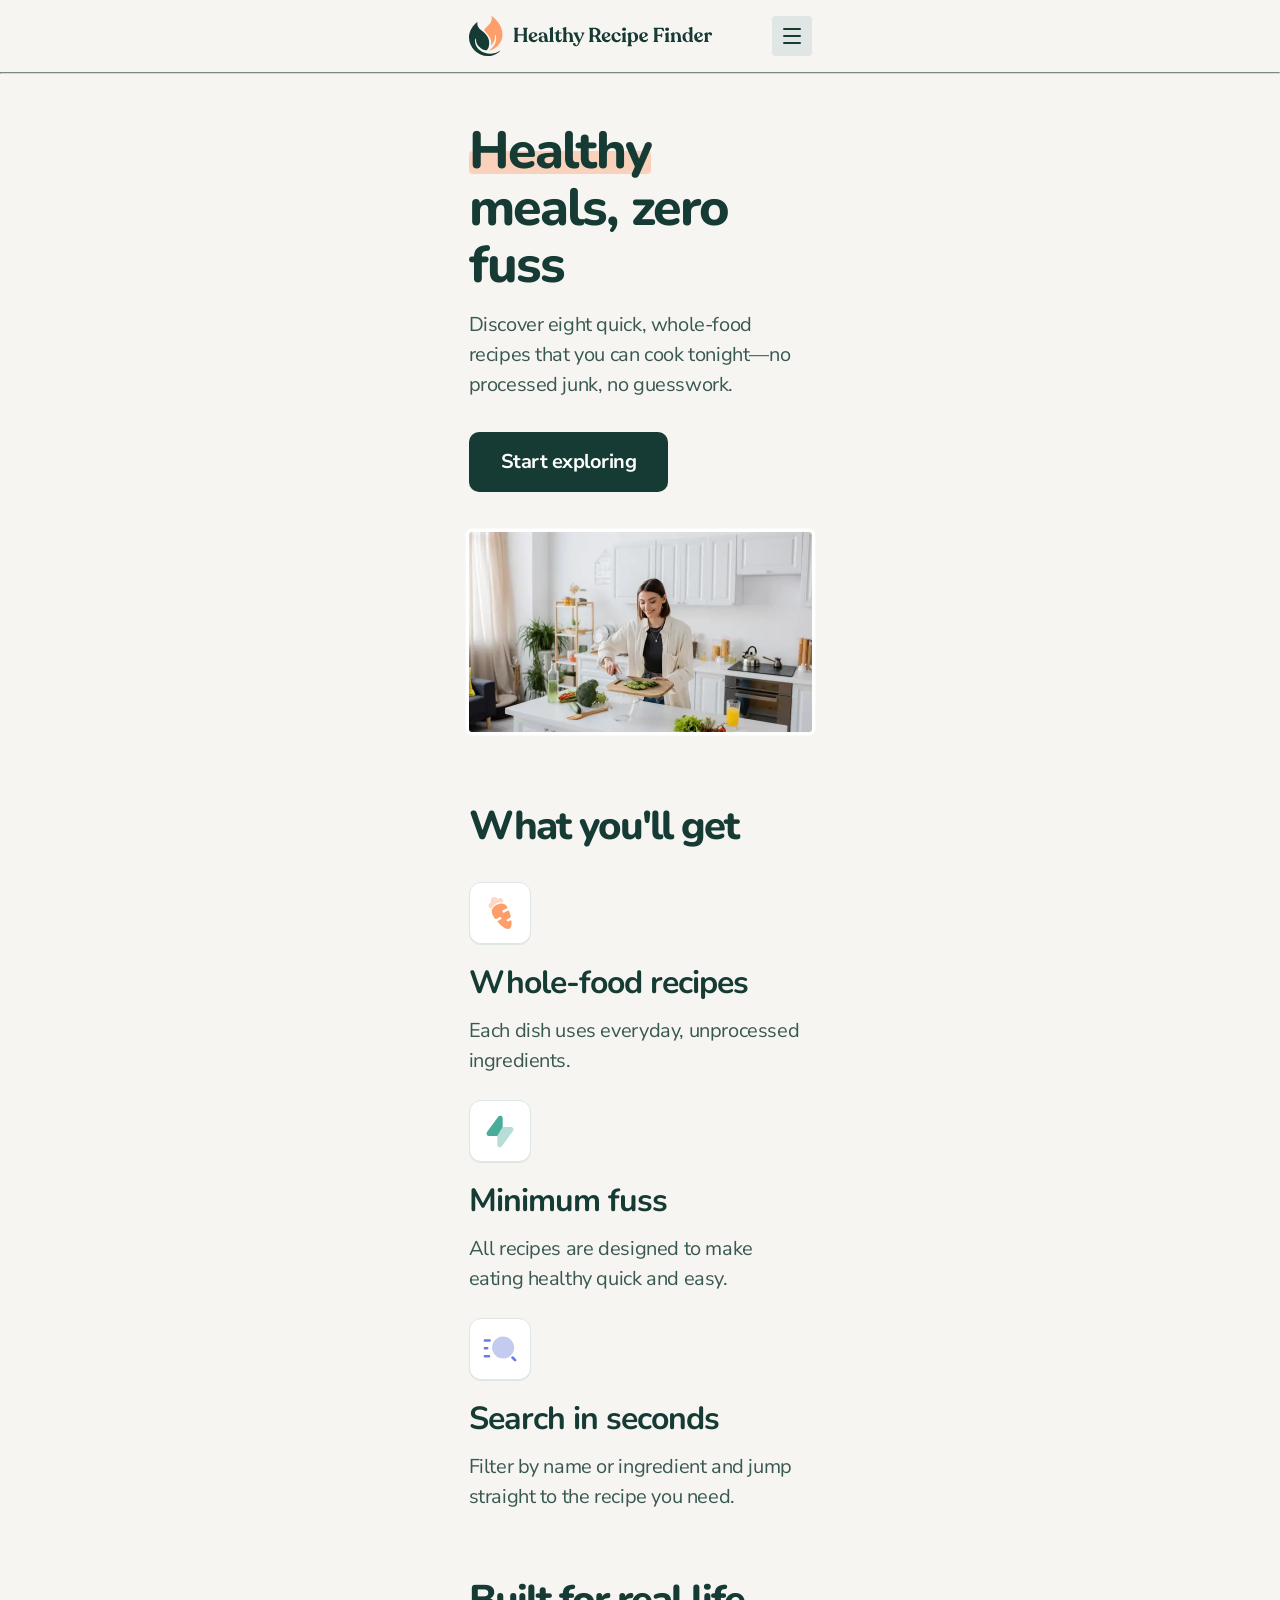
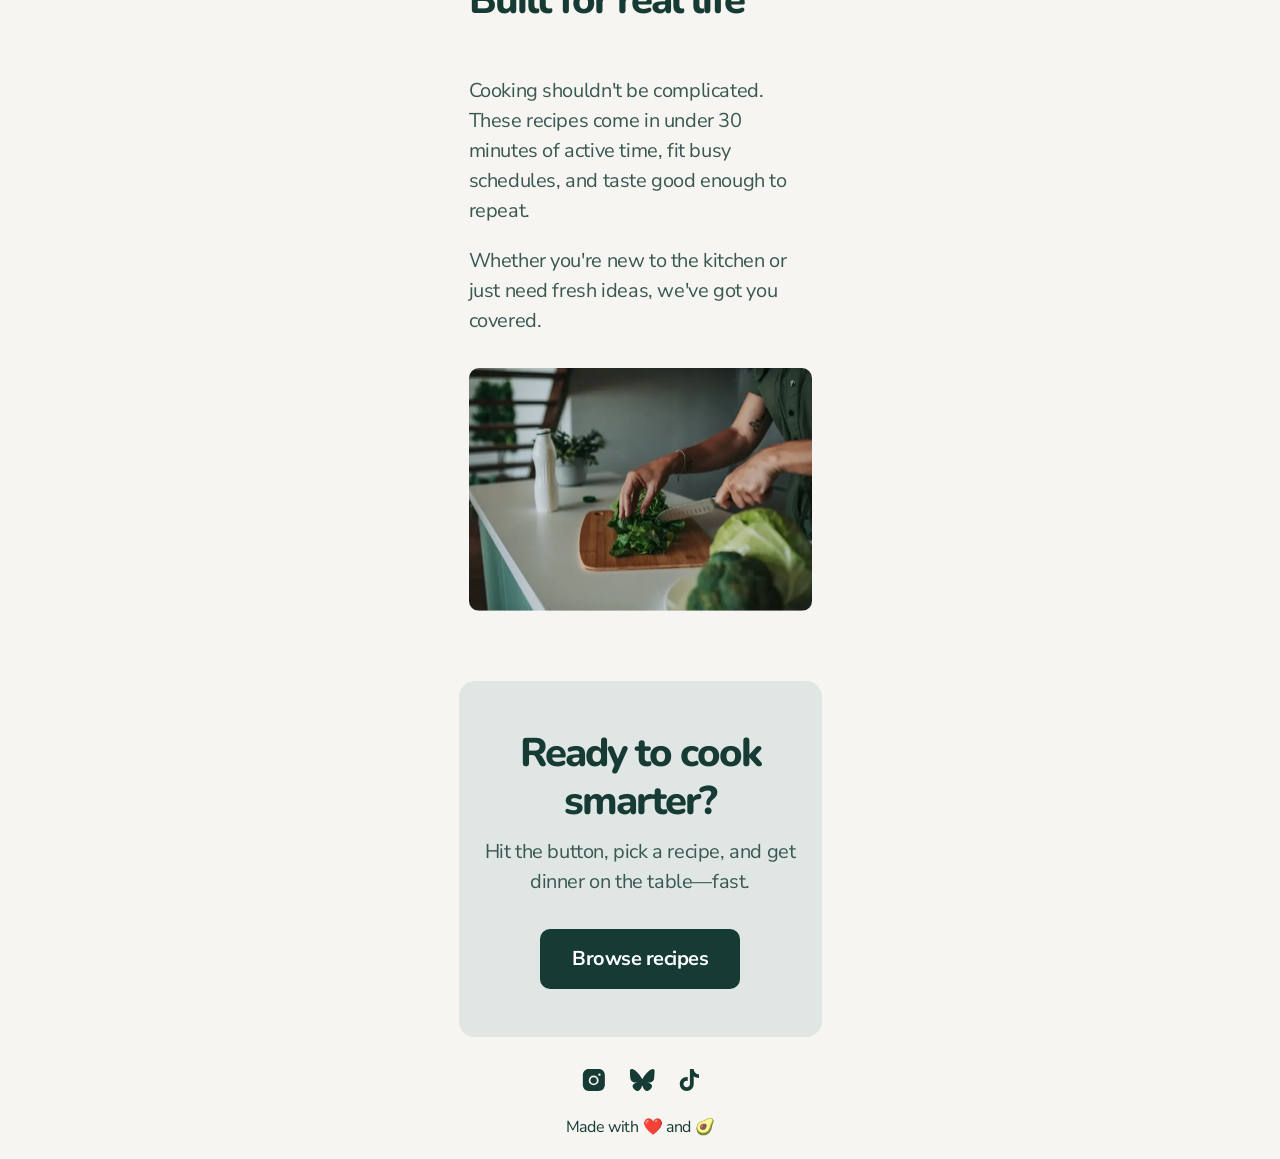
<file: index.html>
<!DOCTYPE html>
<html lang="en">

<head>
  <meta charset="UTF-8">
  <meta name="viewport" content="width=device-width, initial-scale=1.0">

  <link rel="icon" type="image/png" sizes="32x32" href="./assets/images/favicon-32x32.png">

<link rel="preconnect" href="https://fonts.googleapis.com">
<link rel="preconnect" href="https://fonts.gstatic.com" crossorigin>
<link href="https://fonts.googleapis.com/css2?family=Nunito+Sans:ital,opsz,wght@0,6..12,200..1000;1,6..12,200..1000&family=Nunito:ital,wght@0,200..1000;1,200..1000&display=swap" rel="stylesheet">

<link rel="stylesheet" href="./css/styles.css">

  <title>Frontend Mentor | Recipe finder website</title>
</head>

<body class="nunito-sans home-page">

  <!-- #region header -->
  <header class="container">
    <img src="./assets/images/logo.svg" alt="">
    <button>
      <img src="./assets/images/icon-hamburger-menu.svg" alt="">
    </button>
  </header>
  <!-- endregion -->
<hr>
  <!-- #region main -->
  <main>

    <section class="container hero">
      <div>
        <h1 class="nunito"><span>Healthy</span> meals, zero fuss</h1>

        <p>
          Discover eight quick, whole-food recipes that you can cook
          tonight—no processed junk, no guesswork.
        </p>

        <a class="btn" href="./recipes.html#all-recipes">Start exploring</a>
      </div>
      <img src="./assets/images/image-home-hero-small.webp" alt="Дівчина , яка готує на кухні з дерев'яною стільницею" width="343" height="200">
    </section>
    <section class="container features">

      <h2 class="nunito">What you'll get</h2>
      <ul>
        <li>
          <h3 class="nunito">Whole-food recipes</h3>
          <p>Each dish uses everyday, unprocessed ingredients.</p>
        </li>

        <li>
          <h3 class="nunito">Minimum fuss</h3>
          <p>All recipes are designed to make eating healthy quick and easy.</p>
        </li>

        <li>
          <h3 class="nunito">Search in seconds</h3>
          <p>Filter by name or ingredient and jump straight to the recipe you need.</p>
        </li>

      </ul>
    </section>

    <section class="container built">
      <div>
        <h2 class="nunito">Built for real life</h2>

        <p>
          Cooking shouldn't be complicated. These recipes come in under
          <span>30 minutes</span> of active time, fit busy schedules, and taste good
          enough to repeat.
        </p>

        <p>
          Whether you're new to the kitchen or just need fresh ideas,
          we've got you covered.
        </p>
      </div>
      <img src="./assets/images/image-home-real-life-small.webp" alt="" width="343" height="243">
    </section>

    <section class="container ready">
      <div>
        <h2 class="nunito">Ready to cook smarter?</h2>
  
        <p>Hit the button, pick a recipe, and get dinner on the table—fast.</p>
      </div>

      <a class="btn" href="./recipes.html#all-recipes">Browse recipes</a>
    </section>
  </main>
  <!-- endregion -->

  <!-- #region footer -->
  <footer class="container">
    <ul>
      <li><a href=""><img src="./assets/images/icon-instagram.svg" alt=""></a></li>
      <li><a href=""><img src="./assets/images/icon-bluesky.svg" alt=""></a></li>
      <li><a href=""><img src="./assets/images/icon-tiktok.svg" alt=""></a></li>
    </ul>
    <p>Made with ❤️ and 🥑</p>
  </footer>
  <!-- endregion -->
</body>

</html>
</file>
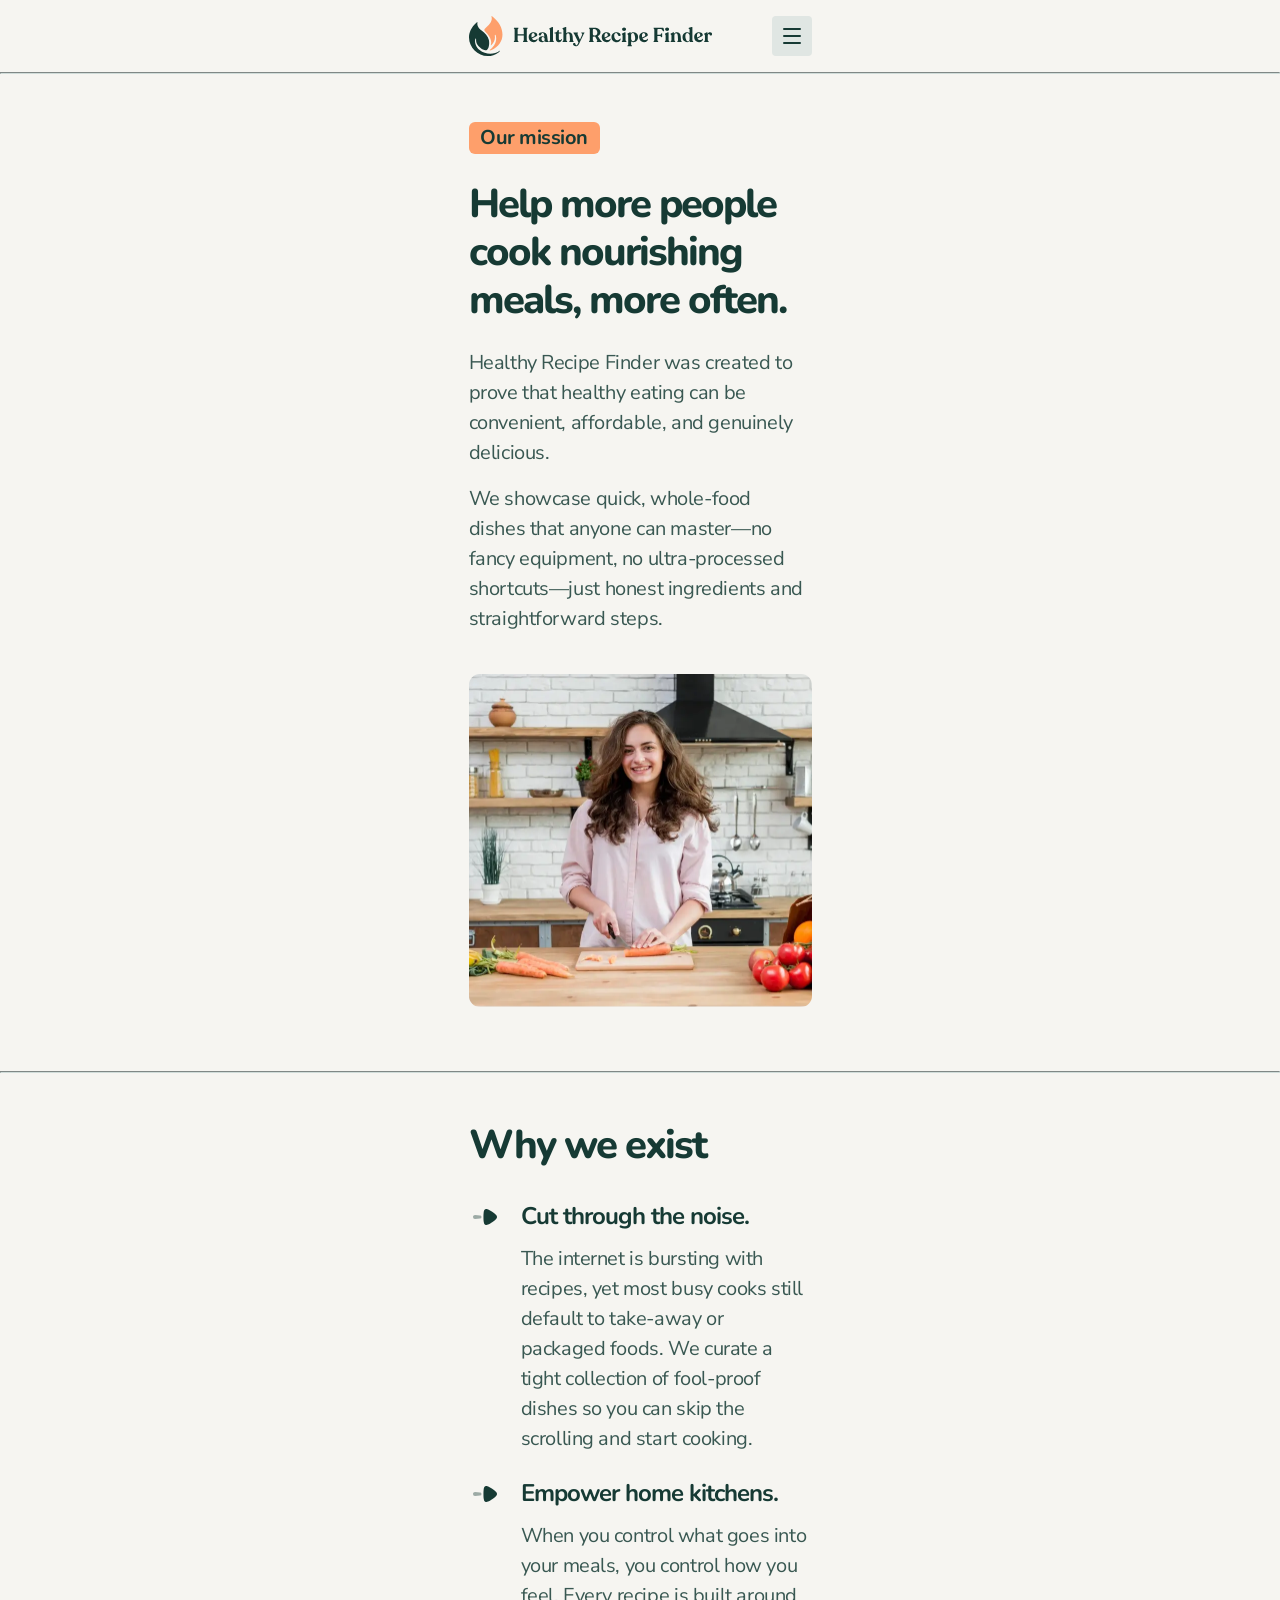
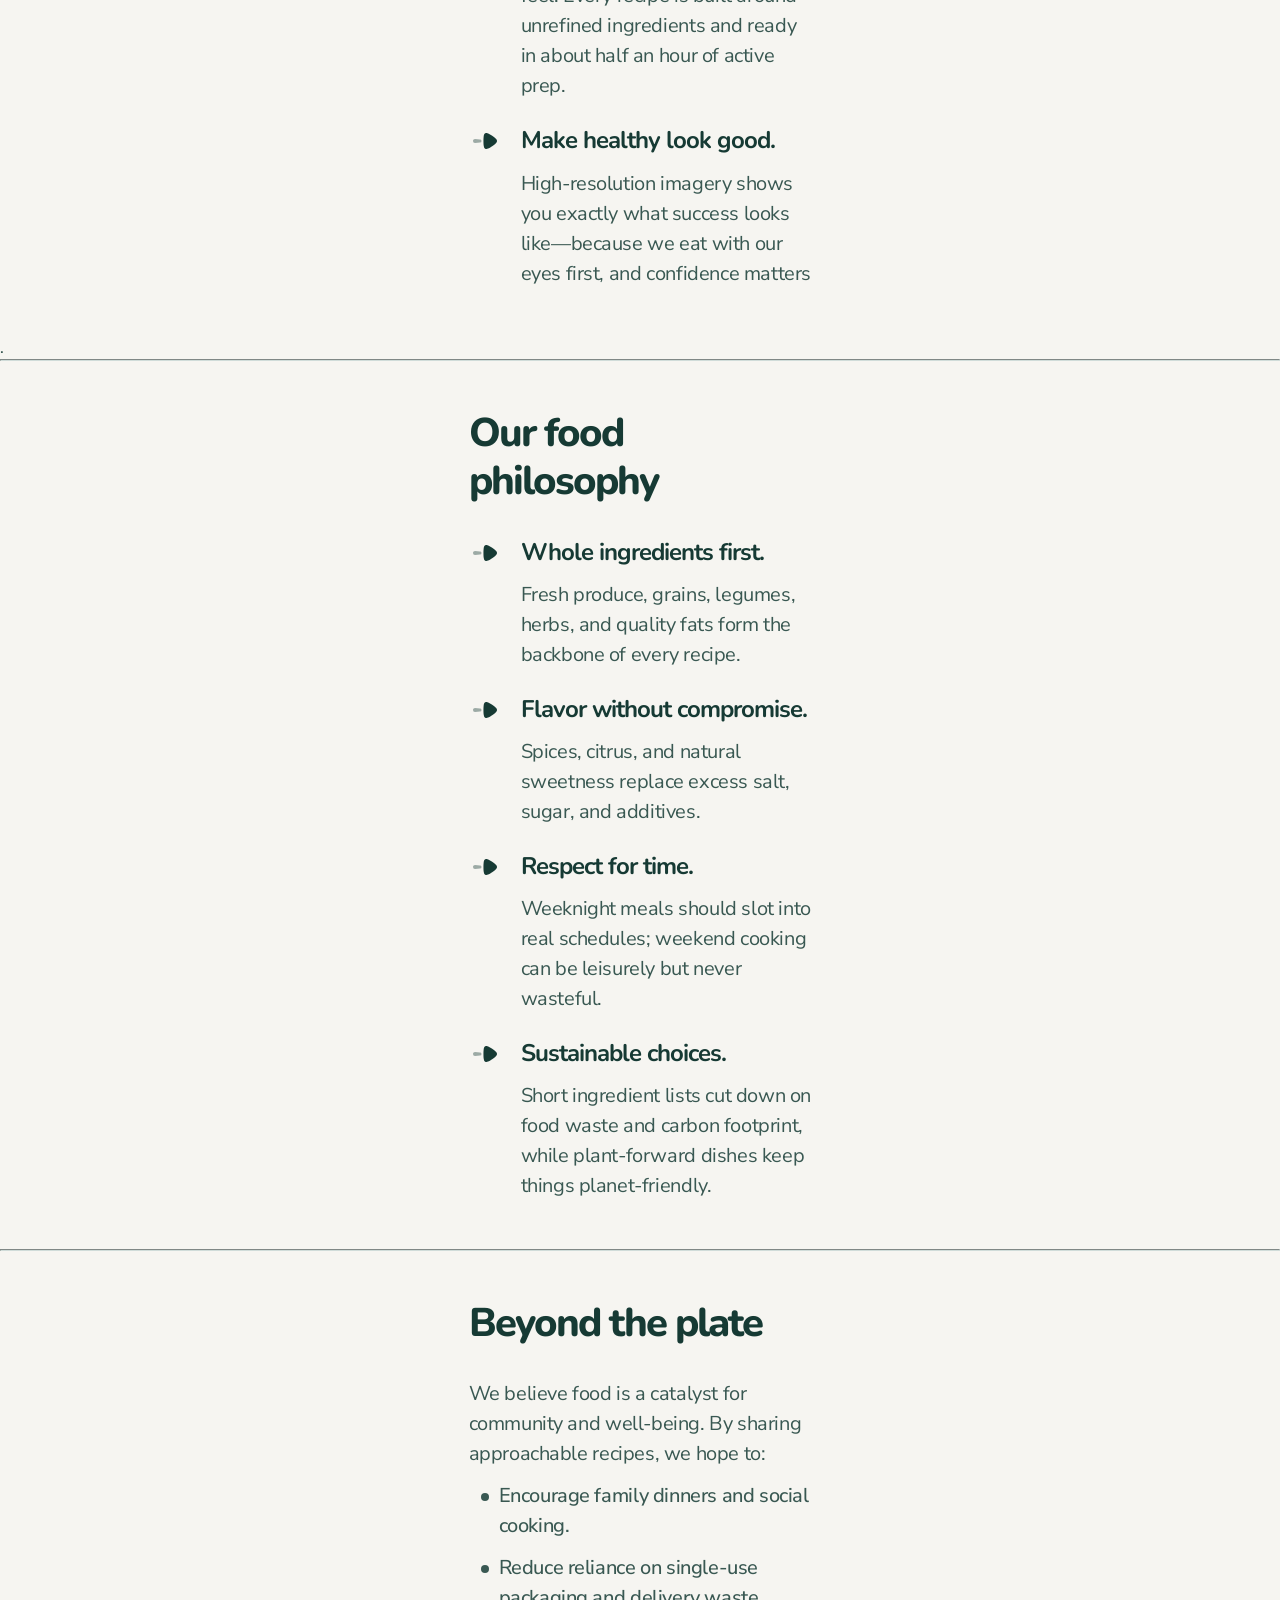
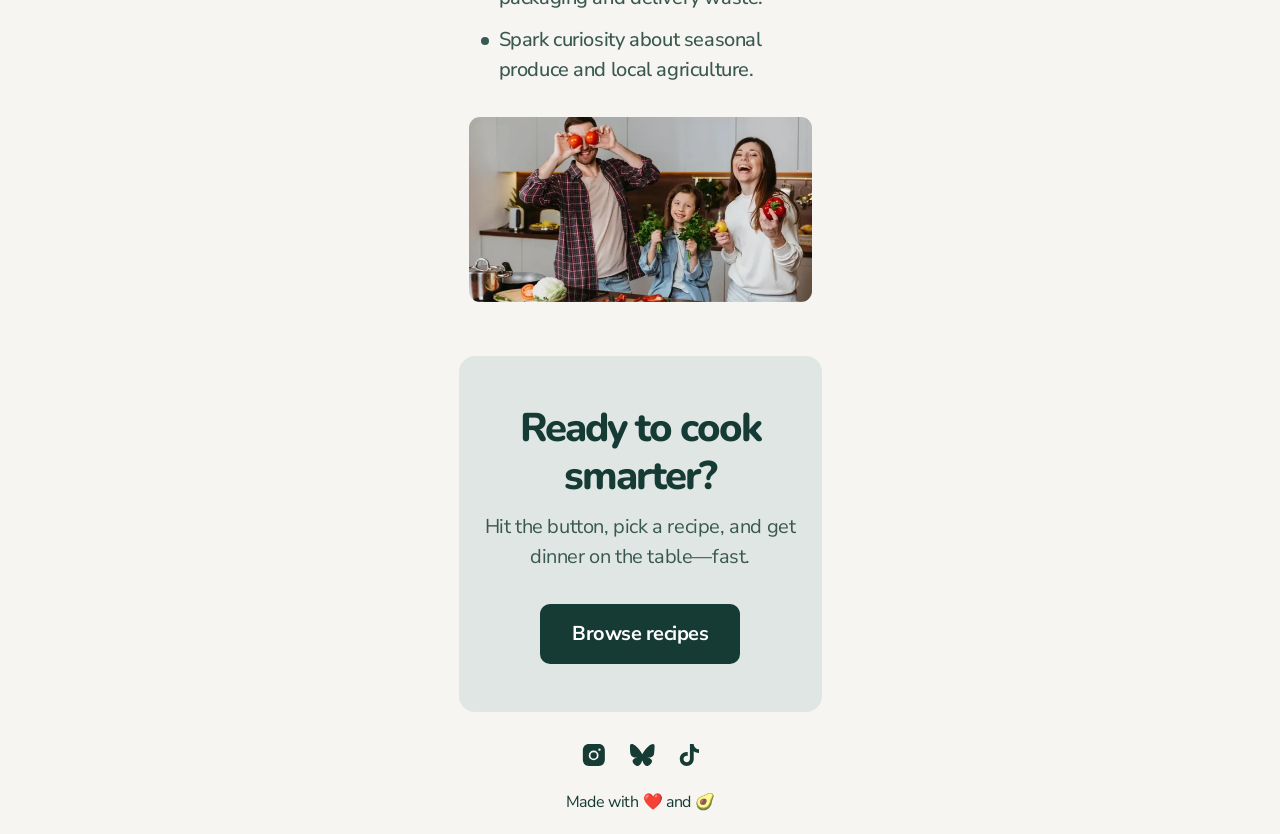
<file: about.html>
<!DOCTYPE html>
<html lang="en">

<head>
  <meta charset="UTF-8">
  <meta name="viewport" content="width=device-width, initial-scale=1.0">

  <link rel="icon" type="image/png" sizes="32x32" href="./assets/images/favicon-32x32.png">

  <link rel="preconnect" href="https://fonts.googleapis.com">
  <link rel="preconnect" href="https://fonts.gstatic.com" crossorigin>
  <link
    href="https://fonts.googleapis.com/css2?family=Nunito+Sans:ital,opsz,wght@0,6..12,200..1000;1,6..12,200..1000&family=Nunito:ital,wght@0,200..1000;1,200..1000&display=swap"
    rel="stylesheet">
  <link rel="stylesheet" href="./css/styles.css">

  <title>Frontend Mentor | Recipe finder website</title>
</head>

<body class="nunito-sans about-page">
  <!-- #region header -->
  <header class="container">
    <img src="./assets/images/logo.svg" alt="">
    <button>
      <img src="./assets/images/icon-hamburger-menu.svg" alt="">
    </button>
  </header>
  <!-- endregion -->
  <hr>
  <!-- #region main -->
  <main>

    <section class="container hero">
      <div>
        <hgroup>
          <h1 class="nunito">Our mission</h1>

          <p class="nunito">Help more people cook nourishing meals, more often.</p>
        </hgroup>

        <p>
          Healthy Recipe Finder was created to prove that healthy
          eating can be convenient, affordable, and genuinely delicious.

        </p>
        <p>
          We showcase quick, whole-food dishes that anyone can master—no
          fancy equipment, no ultra-processed shortcuts—just honest
          ingredients and straightforward steps.
        </p>
      </div>
      <img src="./assets/images/image-about-our-mission-small.webp"
        alt="Дівчина , яка готує на кухні з дерев'яною стільницею" width="343" height="333">
    </section>
    <hr>
    <section class="container why list">
      <h2 class="nunito">Why we exist</h2>

      <ul>
        <li>
          <h3 class="nunito">Cut through the noise.</h3>
          <p>
            The internet is bursting with recipes, yet most busy cooks
            still default to take-away or packaged foods. We curate a
            tight collection of fool-proof dishes so you can skip the
            scrolling and start cooking.
          </p>
        </li>

        <li>
          <h3 class="nunito">Empower home kitchens.</h3>
          <p>
            When you control what goes into your meals, you control how
            you feel. Every recipe is built around unrefined ingredients
            and ready in about half an hour of active prep.
          </p>
        </li>

        <li>
          <h3 class="nunito">Make healthy look good.</h3>
          <p>
            High-resolution imagery shows you exactly what success looks
            like—because we eat with our eyes first, and confidence matters
          </p>
        </li>
      </ul>
    </section>.
    <hr>
    <section class="container our list">
      <h2 class="nunito">Our food philosophy</h2>

      <ul>
        <li>
          <h3 class="nunito">Whole ingredients first.</h3>
          <p>
            Fresh produce, grains, legumes, herbs, and quality fats form the
            backbone of every recipe.
          </p>
        </li>

        <li>
          <h3 class="nunito">Flavor without compromise.</h3>
          <p>
            Spices, citrus, and natural sweetness replace excess salt, sugar,
            and additives.
          </p>
        </li>

        <li>
          <h3 class="nunito">Respect for time.</h3>
          <p>
            Weeknight meals should slot into real schedules; weekend cooking
            can be leisurely but never wasteful.
          </p>
        </li>

        <li>
          <h3 class="nunito">Sustainable choices.</h3>
          <p>
            Short ingredient lists cut down on food waste and carbon footprint,
            while plant-forward dishes keep things planet-friendly.
          </p>
        </li>
      </ul>
    </section>
    <hr>
    <section class="container beyond">
      <div>
        <h2 class="nunito">Beyond the plate</h2>
  
        <p>
          We believe food is a catalyst for community and well-being.
          By sharing approachable recipes, we hope to:
        </p>
  
        <ul>
          <li>Encourage family dinners and social cooking.</li>
          <li>Reduce reliance on single-use packaging and delivery waste.</li>
          <li>Spark curiosity about seasonal produce and local agriculture.</li>
        </ul>
      </div>
      <img src="./assets/images/image-about-beyond-the-plate-small.webp" alt="Родина з двох дорослих і дитини емоційно танцюють з овочами" width="343">
    </section>

    <section class="container ready">
      <div>
        <h2 class="nunito">Ready to cook smarter?</h2>

        <p>Hit the button, pick a recipe, and get dinner on the table—fast.</p>
      </div>

      <a class="btn" href="./recipes.html#all-recipes">Browse recipes</a>
    </section>
  </main>
  <!-- endregion -->

  <!-- #region footer -->
  <footer class="container">
    <ul>
      <li><a href=""><img src="./assets/images/icon-instagram.svg" alt=""></a></li>
      <li><a href=""><img src="./assets/images/icon-bluesky.svg" alt=""></a></li>
      <li><a href=""><img src="./assets/images/icon-tiktok.svg" alt=""></a></li>
    </ul>
    <p>Made with ❤️ and 🥑</p>
  </footer>
  <!-- endregion -->
</body>

</html>
</file>
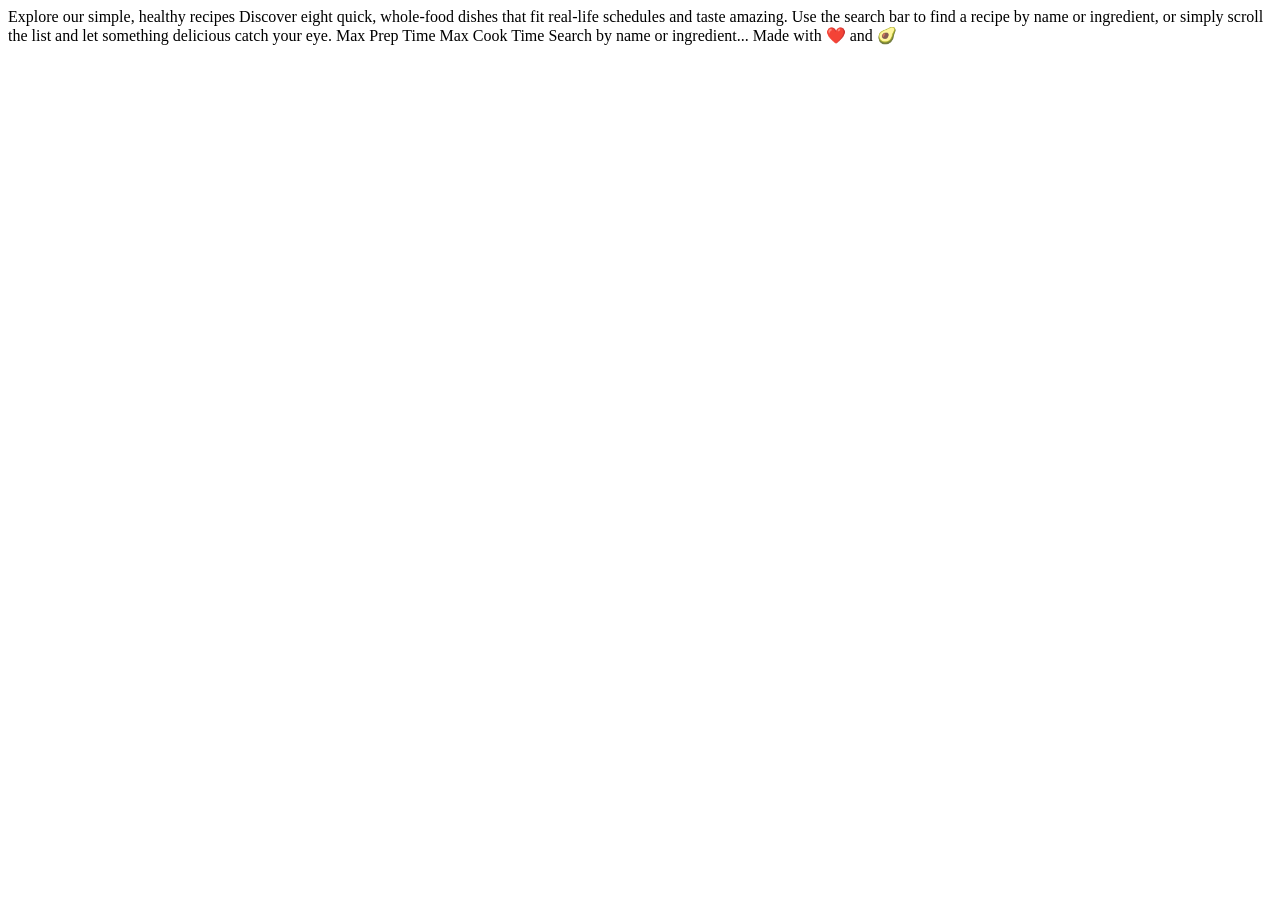
<file: recipes.html>
<!DOCTYPE html>
<html lang="en">
<head>
  <meta charset="UTF-8">
  <meta name="viewport" content="width=device-width, initial-scale=1.0">

  <link rel="icon" type="image/png" sizes="32x32" href="./assets/images/favicon-32x32.png">
  
  <title>Frontend Mentor | Recipe finder website</title>
</head>
<body>

  Explore our simple, healthy recipes

  Discover eight quick, whole-food dishes that fit real-life 
  schedules and taste amazing. Use the search bar to find a 
  recipe by name or ingredient, or simply scroll the list and 
  let something delicious catch your eye.

  Max Prep Time
  Max Cook Time

  Search by name or ingredient...
  
  <!-- Populate recipes using data from the data.json file -->

  Made with ❤️ and 🥑

</body>
</html>
</file>
<file: css/styles.css>
:root {
  --neutral-0: #fff;
  --neutral-100: #f6f5f1;
  --neutral-200: #e0e6e3;
  --neutral-300: #d0dcd9;
  --neutral-600: #395852;
  --neutral-900: #163a34;
  --orange-500: #fe9f6b;
}

/* #region Скидання стилів */
body,
h1,
h2,
h3,
p,
hr {
  margin: 0;
  font-weight: 400;
}
ul,
ol {
  margin: 0;
  padding: 0;
  list-style: none;
}
a {
  text-decoration: none;
  color: inherit;
}
button {
  /* border: none; */
  border: 0 none transparent;
  background-color: transparent;
  cursor: pointer;
  padding: 0;
}
/* #endregion */

.nunito-sans {
  font-family: "Nunito Sans", sans-serif;
  font-optical-sizing: auto;
  font-weight: 500;
  font-style: normal;
  font-variation-settings:
    "wdth" 100,
    "YTLC" 500;
}
.nunito {
  font-family: "Nunito", sans-serif;
  font-optical-sizing: auto;
  font-weight: 600;
  font-style: normal;
}
.container {
  /* max-width: 343px; */
  max-width: 363px;
  /* border: 3px solid red; */
  margin-inline: auto; /* margin-left: auto;margin-right: auto; */ /* margin: 0 auto 0 auto; */
  padding-inline: 10px;
  box-sizing: border-box;
}
body {
  background-color: var(--neutral-100);
  color: var(--neutral-600);
}
hr {
  border-color: var(--neutral-300);
}
h2.nunito {
  margin-block-end: 32px;
  font-weight: 800;
  font-size: 40px;
  line-height: 120%;
  letter-spacing: -2px;
  color: var(--neutral-900);
}
h3.nunito {
  margin-block-end: 12px;
  font-weight: 700;
  font-size: 24px;
  line-height: 130%;
  letter-spacing: -1px;
  color: var(--neutral-900);
}
p {
  font-size: 20px;
  line-height: 150%;
  letter-spacing: -0.4px;
  color: var(--neutral-600);
}
a.btn {
  display: inline-block;
  align-content: center;
  box-sizing: border-box;
  /* padding: 16px 32px; */
  padding: 16px 32px;
  max-width: 100%;
  /* width: 198px; */
  min-width: 167px;
  height: 60px;
  text-align: center;

  background: var(--neutral-900);
  border-radius: 10px;
  color: var(--neutral-0);

  font-weight: 700;
  font-size: 20px;
  line-height: 140%;
  letter-spacing: -0.5px;
  transition: all 0.3s ease;
  &:hover {
    background-color: var(--neutral-600);
  }
  &:focus {
    border: 3px solid var(--neutral-0);
    outline: 2px solid var(--neutral-900);
  }
}
header {
  padding-block-start: 16px;
  padding-block-end: 16px;
  display: flex;
  justify-content: space-between;
  align-items: center;
  button {
    width: 40px;
    height: 40px;
    background: var(--neutral-200);
    border-radius: 4px;
    display: flex;
    justify-content: center;
    align-items: center;
    transition: all 0.3s ease;
    &:hover {
      scale: 1.05;
      rotate: -5deg;
    }
    &:focus {
      border: 3px solid var(--neutral-0);
      outline: 2px solid var(--neutral-900);
    }
  }
}
.about-page header {
}
.home-page main {
  .hero {
    padding-block-start: 48px;
    margin-block-end: 64px;
    /* border-block-start: 1px solid var(--neutral-300); */
    div {
      margin-block-end: 40px;
    }
    h1 {
      font-weight: 800;
      font-size: 52px;
      line-height: 110%;
      letter-spacing: -2px;
      color: var(--neutral-900);
      margin-block-end: 16px; /* margin-bottom :16px; */
      span {
        /* text-decoration-line: underline;
        text-decoration-color: orange;
        text-decoration-thickness: 20px;
        text-underline-offset: 2px; */
        background-image: url(../assets/images/hero-background-orange.svg);
        background-repeat: no-repeat;
        background-size: contain;
        background-position: center bottom 25%;
      }
    }
    p {
      margin-block-end: 32px;
    }

    & > img {
      /* width: 343px;
      height: 200px; */
      background: #ffffff;
      box-shadow: 0px 0px 0px 3.45px #ffffff;
      border-radius: 3px;
    }
  }
  .features {
    margin-block-end: 64px;
    /* h2 {
      margin-block-end: 32px;
      font-weight: 800;
      font-size: 40px;
      line-height: 120%;
      letter-spacing: -2px;
      color: var(--neutral-900);
    } */
    ul {
      display: flex;
      flex-direction: column;
      row-gap: 24px;
      column-gap: 32px;
    }
    li {
      min-height: 194px;
      display: flex;
      flex-direction: column;
      justify-content: flex-end;
      position: relative;
      padding-block-start: 80px;
      box-sizing: border-box;
      &:before {
        content: "";
        width: 60px;
        height: 60px;
        border-radius: 12px;
        background-color: var(--neutral-0);
        position: absolute;
        top: 0;
        left: 0;
        background-repeat: no-repeat;
        background-position: center;

        border: 1px solid var(--neutral-200);
        box-shadow: 0px 1px 0px var(--neutral-200);
      }
      &:nth-child(1):before {
        content: "";
        background-image: url(../assets/images/icon-whole-food-recipes.svg);
      }
      &:nth-child(2):before {
        content: "";
        background-image: url(../assets/images/icon-minimum-fuss.svg);
      }
      &:nth-child(3):before {
        content: "";
        background-image: url(../assets/images/icon-search-in-seconds.svg);
      }
    }
    h3 {
      font-weight: 700;
      font-size: 32px;
      line-height: 130%;
      letter-spacing: -1px;
      color: var(--neutral-900);
      margin-block-end: 12px;
    }
    p {
      font-size: 20px;
      line-height: 150%;
      letter-spacing: -0.4px;
      color: var(--neutral-600);
    }
  }
  .built {
    margin-block-end: 64px;
    div {
      margin-block-end: 32px;
      display: flex;
      flex-direction: column;
      row-gap: 20px;
    }
    /* h2 {
      font-weight: 800;
      font-size: 40px;
      line-height: 120%;
      letter-spacing: -2px;
      color: var(--neutral-900);
    } */
    p {
      font-size: 20px;
      line-height: 150%;
      letter-spacing: -0.4px;
      color: var(--neutral-600);
    }
    img {
      border-radius: 10px;
    }
  }
}
.ready {
  display: flex;
  flex-direction: column;
  justify-content: center;
  align-items: center;
  padding-block: 48px;
  gap: 32px;
  min-height: 353px;
  background-color: var(--neutral-200);
  border-radius: 16px;
  h2 {
    text-align: center;
    margin-block-end: 12px;
    /* font-weight: 800;
    font-size: 40px;
    line-height: 120%;
    letter-spacing: -2px;
    color: var(--neutral-900); */
  }
  p {
    font-size: 20px;
    line-height: 150%;
    text-align: center;
    letter-spacing: -0.4px;
    color: var(--neutral-600);
  }
}
.about-page main {
  section {
    padding-block: 48px;
  }
  .hero {
    padding-block-end: 64px;
    /* border-block-start: 1px solid var(--neutral-300); */
    display: flex;
    flex-direction: column;
    justify-content: center;
    align-items: flex-start;
    gap: 40px 64px;
    hgroup {
      margin-block-end: 24px;
    }
    h1 {
      text-align: center;
      align-content: center;
      min-width: 119px;
      width: fit-content;
      padding-inline: 6px;
      height: 32px;
      background: var(--orange-500);
      border-radius: 6px;
      font-weight: 700;
      font-size: 20px;
      line-height: 140%;
      letter-spacing: -0.5px;
      color: var(--neutral-900);
      margin-block-end: 26px;
    }
    h1 + p {
      font-weight: 800;
      font-size: 40px;
      line-height: 120%;
      letter-spacing: -2px;
      color: var(--neutral-900);
    }
    div p:not(:last-child) {
      margin-block-end: 16px;
    }

    img {
      border-radius: 11px;
    }
  }
  .list {
    ul {
      display: flex;
      flex-direction: column;
      row-gap: 24px;
    }
    li {
      padding-inline-start: 52px;
      position: relative;
      &::before {
        /* content: url(../assets/images/icon-bullet-point.svg); */
        content: "";
        background-image: url(../assets/images/icon-bullet-point.svg);
        background-repeat: no-repeat;
        background-position: center;
        width: 32px;
        height: 32px;
        position: absolute;
        left: 0;
        top: 0;
      }
    }
  }
  .beyond {
    div {
      margin-block-end: 32px;
    }
    p {
      margin-block-end: 12px;
    }
    ul {
      display: flex;
      flex-direction: column;
      row-gap: 12px;
      li {
        padding-inline-start: 30px;
        font-size: 20px;
        line-height: 150%;
        letter-spacing: -0.4px;
        position: relative;
        &::before {
          content: "";
          background-color: var(--neutral-600);
          width: 8px;
          height: 8px;
          border-radius: 50%;
          position: absolute;
          left: 0;
          top: 0;
          transform: translate(150%, 150%);
        }
      }
    }
    img {
      border-radius: 11px;
    }
  }
}
footer {
  padding-block: 32px 20px;
  box-sizing: border-box;
  display: flex;
  flex-direction: column;
  align-items: center;
  gap: 24px;
  ul {
    display: flex;
    justify-content: center;
    align-items: center;
    gap: 24px;
    li {
      min-height: 22px;
      line-height: 0;
    }
    a {
      outline: 2px solid transparent;
      line-height: 0;
      /* font-size: 0; */
      display: block;
      border-radius: 8px;
      transition: all 0.3s ease;
      &:focus {
        border: 2px solid transparent;
        outline: 2px solid var(--neutral-900);
      }
    }
    a img {
      transition: all 0.3s ease;
      &:hover {
        opacity: 0.7;
        scale: 1.05;
        rotate: -5deg;
      }
    }
  }
  p {
    /* text-align: center; */
    font-size: 16px;
    line-height: 150%;
    text-align: center;
    letter-spacing: -0.3px;
    color: var(--neutral-900);
  }
}
</file>
